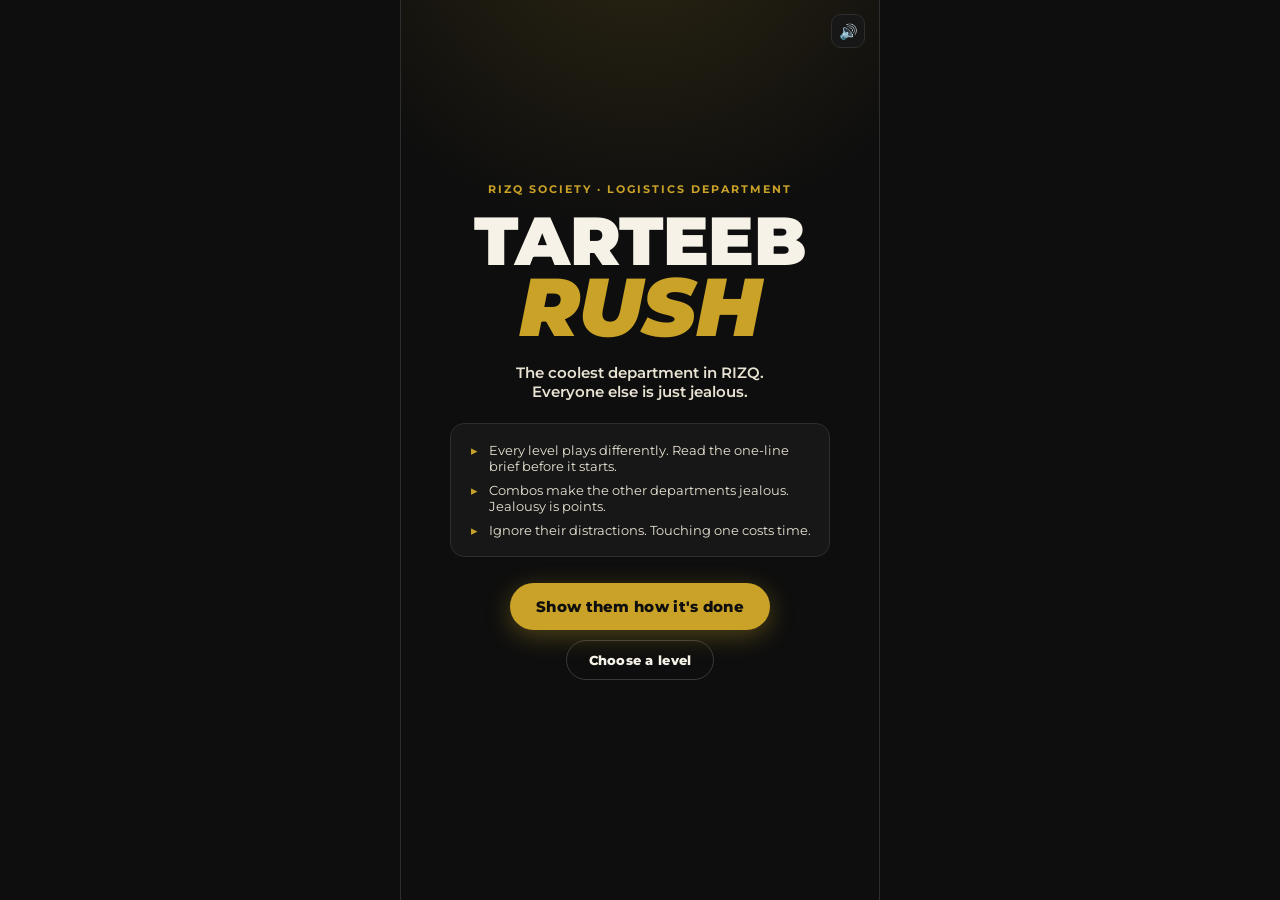
<file: index.html>
<!doctype html>
<html lang="en">
<head>
  <meta charset="utf-8">
  <meta name="viewport" content="width=device-width, initial-scale=1, viewport-fit=cover">
  <meta name="theme-color" content="#0E0E0E">
  <title>Tarteeb Rush</title>
  <meta name="description" content="A logistics game by Tarteeb, the Logistics Department of RIZQ Society.">
  <link rel="preconnect" href="https://fonts.googleapis.com">
  <link rel="preconnect" href="https://fonts.gstatic.com" crossorigin>
  <link href="https://fonts.googleapis.com/css2?family=Montserrat:wght@500;600;700;800;900&display=swap" rel="stylesheet">
  <link rel="stylesheet" href="style.css">
</head>
<body>
  <div id="app">

    <!-- START SCREEN -->
    <section id="screen-start" class="screen active" aria-label="Start">
      <button class="icon-btn mute-btn start-mute" type="button" aria-label="Mute sound">🔊</button>
      <div class="start-inner">
        <p class="kicker" data-text="meta.org"></p>
        <h1 class="logo"><span class="logo-a">Tarteeb</span><span class="logo-b">Rush</span></h1>
        <p class="tagline" data-text="meta.tagline"></p>
        <ul class="howto" id="howto"></ul>
        <button class="btn btn-primary" id="btn-start" type="button"></button>
        <button class="btn btn-ghost btn-levels" id="btn-levels" type="button" data-text="ui.chooseLevel"></button>
        <p class="best" id="start-best"></p>
      </div>
    </section>

    <!-- GAME SCREEN -->
    <section id="screen-game" class="screen" aria-label="Game">
      <header class="hud">
        <div class="hud-row">
          <div class="hud-stat"><span class="hud-label">Score</span><span class="hud-value" id="hud-score">0</span></div>
          <div class="hud-level" id="hud-level"></div>
          <div class="hud-stat hud-timer"><span class="hud-label" id="hud-timer-label">Doors in</span><span class="hud-value" id="hud-timer">0</span></div>
          <button class="icon-btn mute-btn" type="button" aria-label="Mute sound">🔊</button>
          <button class="icon-btn" id="btn-pause" type="button" aria-label="Pause">⏸</button>
        </div>
        <div class="tracker" aria-label="Activity tracker">
          <div class="tracker-tarteeb">
            <span class="tracker-name" id="tracker-name"></span>
            <div class="tracker-bar"><div class="tracker-fill" id="tracker-fill"></div></div>
            <span class="tracker-count" id="tracker-count">0</span>
          </div>
          <div class="ticker"><div class="ticker-track" id="ticker-track"></div></div>
        </div>
        <div class="meter" id="meter">
          <div class="meter-fill" id="meter-fill"></div>
          <span class="meter-text" id="meter-text"></span>
        </div>
      </header>

      <div id="arena">
        <div id="npcs" aria-hidden="true"></div>
        <div id="supply"></div>
        <div id="runway" aria-hidden="true">
          <div id="runner"><span class="runner-carry" id="runner-carry">📦</span><span class="runner-body">T</span><span class="runner-legs"></span></div>
        </div>
        <div id="stations"></div>
        <div id="layer"></div>
        <div id="toasts" aria-live="polite"></div>
        <div id="banner" aria-live="assertive"></div>
      </div>
    </section>

    <!-- END SCREEN: DEPARTMENT SHOWDOWN -->
    <section id="screen-showdown" class="screen" aria-label="Department Showdown">
      <div class="sd-inner">
        <p class="kicker" data-text="showdown.kicker"></p>
        <h2 class="sd-title" data-text="showdown.title"></h2>
        <div class="sd-scorebox">
          <span class="sd-label" data-text="showdown.scoreLabel"></span>
          <span class="sd-score" id="sd-score">0</span>
          <span class="sd-best" id="sd-best"></span>
        </div>
        <div class="sd-rankbox">
          <span class="sd-label" data-text="showdown.rankLabel"></span>
          <span class="sd-rank" id="sd-rank"></span>
        </div>
        <div class="chart">
          <h3 class="chart-title" data-text="showdown.chartTitle"></h3>
          <div id="chart"></div>
          <p class="chart-foot" data-text="showdown.footnote"></p>
        </div>
        <p class="sd-final" data-text="showdown.finalLine"></p>
        <p class="sd-final-sub" data-text="showdown.finalSub"></p>
        <div class="sd-actions">
          <button class="btn btn-primary" id="btn-again" type="button" data-text="showdown.playAgain"></button>
          <button class="btn btn-ghost" id="btn-share" type="button" data-text="showdown.challenge"></button>
        </div>
        <p class="share-status" id="share-status" aria-live="polite"></p>
        <textarea class="share-fallback" id="share-fallback" readonly hidden rows="2" aria-label="Share text"></textarea>
      </div>
    </section>

    <!-- OVERLAY CARD (level intros, results, pause) -->
    <div id="overlay" class="overlay" hidden>
      <div class="card" role="dialog" aria-modal="true">
        <p class="card-kicker" id="card-kicker"></p>
        <h2 class="card-title" id="card-title"></h2>
        <div class="card-body" id="card-body"></div>
        <div class="card-actions" id="card-actions"></div>
      </div>
    </div>

    <div id="confetti" aria-hidden="true"></div>
  </div>

  <script src="content.js"></script>
  <script src="game.js"></script>
</body>
</html>
</file>
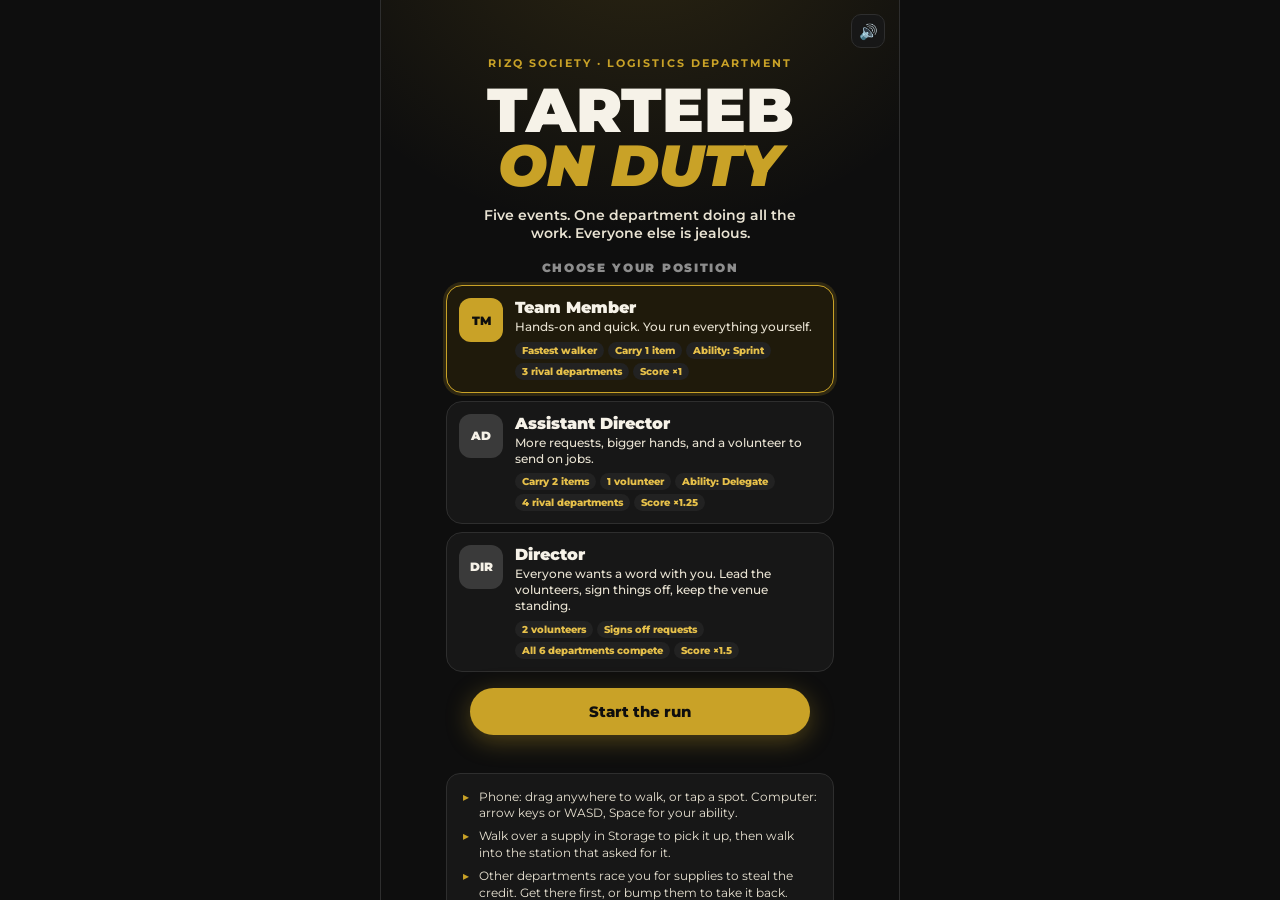
<file: tarteeb-world/index.html>
<!doctype html>
<html lang="en">
<head>
  <meta charset="utf-8">
  <meta name="viewport" content="width=device-width, initial-scale=1, viewport-fit=cover">
  <meta name="theme-color" content="#0E0E0E">
  <title>Tarteeb On Duty</title>
  <meta name="description" content="Walk the venue as a Tarteeb Team Member, AD or Director across five events while every other department gets jealous.">
  <link rel="preconnect" href="https://fonts.googleapis.com">
  <link rel="preconnect" href="https://fonts.gstatic.com" crossorigin>
  <link href="https://fonts.googleapis.com/css2?family=Montserrat:wght@500;600;700;800;900&display=swap" rel="stylesheet">
  <link rel="stylesheet" href="style.css">
</head>
<body>
  <div id="app">

    <!-- START: choose position -->
    <section id="screen-start" class="screen active" aria-label="Start">
      <button class="icon-btn mute-btn start-mute" type="button" aria-label="Mute sound">🔊</button>
      <div class="start-inner">
        <p class="kicker" data-text="meta.org"></p>
        <h1 class="logo"><span class="logo-a">Tarteeb</span><span class="logo-b">On Duty</span></h1>
        <p class="tagline" data-text="meta.tagline"></p>
        <h2 class="section-title" data-text="ui.choosePosition"></h2>
        <div class="positions" id="positions" role="radiogroup"></div>
        <button class="btn btn-primary" id="btn-start" type="button" data-text="ui.startButton"></button>
        <p class="best" id="start-best"></p>
        <ul class="howto" id="howto"></ul>
      </div>
    </section>

    <!-- GAME -->
    <section id="screen-game" class="screen" aria-label="Game">
      <header class="hud">
        <div class="hud-row">
          <span class="badge" id="hud-badge">TM</span>
          <div class="hud-stat"><span class="hud-label" data-text="ui.score"></span><span class="hud-value" id="hud-score">0</span></div>
          <div class="hud-carry"><span class="hud-label" data-text="ui.carrying"></span><span id="hud-carry" class="carry-icons"></span></div>
          <div class="hud-stat hud-timer"><span class="hud-label" data-text="ui.time"></span><span class="hud-value" id="hud-timer">0</span></div>
          <button class="icon-btn mute-btn" type="button" aria-label="Mute sound">🔊</button>
          <button class="icon-btn" id="btn-pause" type="button" aria-label="Pause">⏸</button>
        </div>
        <div class="meter"><div class="meter-fill" id="meter-fill"></div><span class="meter-text" id="meter-text"></span></div>
        <div class="board" id="board" aria-label="Department scoreboard"></div>
        <div class="tasks" id="tasks" aria-label="Open requests"></div>
      </header>
      <div id="stage-wrap">
        <canvas id="canvas"></canvas>
        <div id="toasts" aria-live="polite"></div>
        <div id="floaters"></div>
        <button class="ability" id="btn-ability" type="button"><span class="ability-name" id="ability-name"></span><span class="ability-cd" id="ability-cd"></span></button>
      </div>
    </section>

    <!-- RESULTS -->
    <section id="screen-results" class="screen" aria-label="Shift report">
      <div class="res-inner">
        <p class="kicker" data-text="results.kicker"></p>
        <h2 class="res-title" id="res-title"></h2>
        <div class="res-score" id="res-score">0</div>
        <div class="res-best" id="res-best"></div>
        <div class="res-rank"><span class="hud-label" data-text="results.rankLabel"></span><span id="res-rank"></span></div>
        <div class="chart">
          <h3 class="chart-title" data-text="results.chartTitle"></h3>
          <div id="chart"></div>
          <p class="chart-foot" data-text="results.footnote"></p>
        </div>
        <table class="res-table" id="res-table"></table>
        <p class="res-final" id="res-final"></p>
        <p class="res-final-sub" id="res-final-sub"></p>
        <div class="res-actions">
          <button class="btn btn-primary" id="btn-again" type="button" data-text="results.again"></button>
          <button class="btn btn-ghost" id="btn-change" type="button" data-text="results.change"></button>
          <button class="btn btn-ghost" id="btn-share" type="button" data-text="results.challenge"></button>
        </div>
        <p class="share-status" id="share-status" aria-live="polite"></p>
        <textarea class="share-fallback" id="share-fallback" readonly hidden rows="3" aria-label="Share text"></textarea>
      </div>
    </section>

    <div id="overlay" class="overlay" hidden>
      <div class="card" role="dialog" aria-modal="true">
        <p class="card-kicker" id="card-kicker"></p>
        <h2 class="card-title" id="card-title"></h2>
        <div class="card-body" id="card-body"></div>
        <div class="card-actions" id="card-actions"></div>
      </div>
    </div>
    <div id="confetti" aria-hidden="true"></div>
  </div>

  <script src="content.js"></script>
  <script src="game.js"></script>
</body>
</html>
</file>
<file: style.css>
/* ================= TOKENS ================= */
:root {
  --gold: #C9A227;
  --gold-hi: #E6C04A;
  --gold-lo: #8C6F12;
  --ink: #0E0E0E;
  --ink-2: #171717;
  --ink-3: #222222;
  --line: #2E2E2E;
  --paper: #F6F2E8;
  --paper-2: #E9E3D3;
  --grey: #8D8D8D;
  --grey-2: #5E5E5E;
  --grey-3: #3A3A3A;
  --good: #43C47E;
  --bad: #E5484D;
  --item: 64px;
  --radius: 14px;
  --font: 'Montserrat', system-ui, -apple-system, 'Segoe UI', Roboto, sans-serif;
}

* { box-sizing: border-box; }
html, body {
  margin: 0;
  height: 100%;
  background: var(--ink);
  color: var(--paper);
  font-family: var(--font);
  overflow: hidden;
  overscroll-behavior: none;
  -webkit-tap-highlight-color: transparent;
}
button { font-family: inherit; }

#app {
  position: relative;
  width: 100%;
  max-width: 480px;
  height: 100vh;
  height: 100dvh;
  margin: 0 auto;
  overflow: hidden;
  background:
    radial-gradient(120% 60% at 50% -10%, rgba(201,162,39,.16), transparent 60%),
    var(--ink);
  user-select: none;
  -webkit-user-select: none;
}
@media (min-width: 481px) {
  #app { border-left: 1px solid var(--line); border-right: 1px solid var(--line); }
}

.screen { position: absolute; inset: 0; display: none; }
.screen.active { display: flex; }

/* ================= BUTTONS ================= */
.btn {
  appearance: none;
  border: 0;
  border-radius: 999px;
  padding: 14px 26px;
  font-size: 15px;
  font-weight: 800;
  letter-spacing: .02em;
  cursor: pointer;
  transition: transform .12s ease, background .2s ease, box-shadow .2s ease;
}
.btn:active { transform: scale(.96); }
.btn-primary {
  background: var(--gold);
  color: var(--ink);
  box-shadow: 0 6px 24px rgba(201,162,39,.35);
}
.btn-primary:hover { background: var(--gold-hi); }
.btn-ghost {
  background: transparent;
  color: var(--paper);
  border: 1.5px solid var(--grey-3);
}
.btn-ghost:hover { border-color: var(--grey); }
.icon-btn {
  appearance: none;
  border: 1px solid var(--line);
  background: var(--ink-2);
  color: var(--paper);
  width: 34px; height: 34px;
  border-radius: 10px;
  font-size: 15px;
  cursor: pointer;
  flex: none;
}

/* ================= START ================= */
#screen-start { align-items: center; justify-content: center; text-align: center; padding: 24px 16px; }
.start-inner { width: 100%; max-width: 380px; }
.kicker { color: var(--gold); font-size: 11px; font-weight: 700; letter-spacing: .18em; text-transform: uppercase; margin: 0 0 14px; }
.logo { margin: 0; line-height: .9; font-weight: 900; text-transform: uppercase; letter-spacing: -.02em; }
.logo-a { display: block; font-size: clamp(48px, 15vw, 68px); color: var(--paper); }
.logo-b { display: block; font-size: clamp(56px, 18vw, 82px); color: var(--gold); font-style: italic; }
.tagline { color: var(--paper-2); font-size: 15px; font-weight: 600; margin: 18px auto 22px; max-width: 320px; }
.howto { list-style: none; margin: 0 0 26px; padding: 14px 16px; border: 1px solid var(--line); border-radius: var(--radius); background: var(--ink-2); text-align: left; font-size: 13px; color: var(--paper-2); }
.howto li { padding: 4px 0 4px 22px; position: relative; }
.howto li::before { content: '▸'; position: absolute; left: 4px; color: var(--gold); }
.best { color: var(--grey); font-size: 12px; font-weight: 600; margin-top: 14px; min-height: 1em; }

/* ================= GAME / HUD ================= */
#screen-game { flex-direction: column; }
.hud { flex: none; padding: 10px 12px 8px; padding-top: max(10px, env(safe-area-inset-top)); background: linear-gradient(var(--ink), rgba(14,14,14,.9)); border-bottom: 1px solid var(--line); position: relative; z-index: 5; }
.hud-row { display: flex; align-items: center; gap: 10px; }
.hud-stat { display: flex; flex-direction: column; min-width: 58px; }
.hud-label { font-size: 9px; font-weight: 700; color: var(--grey); text-transform: uppercase; letter-spacing: .12em; }
.hud-value { font-size: 20px; font-weight: 900; color: var(--gold); font-variant-numeric: tabular-nums; line-height: 1.1; }
.hud-level { flex: 1; min-width: 0; text-align: center; font-size: 12px; font-weight: 800; color: var(--paper); white-space: nowrap; overflow: hidden; text-overflow: ellipsis; }
.hud-timer { text-align: right; align-items: flex-end; }
.hud-timer.urgent .hud-value { color: var(--bad); animation: pulse .5s ease-in-out infinite alternate; }

.meter { position: relative; height: 20px; margin-top: 8px; background: var(--ink-3); border-radius: 999px; overflow: hidden; border: 1px solid var(--line); }
.meter-fill { position: absolute; inset: 0 auto 0 0; width: 0%; background: linear-gradient(90deg, var(--gold-lo), var(--gold), var(--gold-hi)); transition: width .25s ease; }
.meter-text { position: absolute; inset: 0; display: flex; align-items: center; justify-content: center; font-size: 10px; font-weight: 800; letter-spacing: .08em; text-transform: uppercase; color: var(--paper); text-shadow: 0 1px 2px rgba(0,0,0,.7); }

/* ================= ARENA ================= */
#arena {
  position: relative;
  flex: 1;
  min-height: 0;
  display: flex;
  flex-direction: column;
  touch-action: none;
  overflow: hidden;
}
#supply {
  position: relative;
  flex: 1;
  min-height: 140px;
  margin: 8px 10px 0;
  border: 1.5px dashed var(--line);
  border-radius: var(--radius);
  background: repeating-linear-gradient(135deg, rgba(255,255,255,.015) 0 12px, transparent 12px 24px);
}
#stations {
  flex: none;
  display: grid;
  grid-template-columns: 1fr 1fr;
  gap: 8px;
  padding: 8px 10px;
  padding-bottom: max(10px, env(safe-area-inset-bottom));
}
.station {
  position: relative;
  height: clamp(66px, 11.5vh, 96px);
  border-radius: var(--radius);
  background: var(--ink-2);
  border: 1.5px solid var(--grey-3);
  display: flex;
  flex-direction: column;
  align-items: center;
  justify-content: center;
  gap: 2px;
  cursor: pointer;
  transition: border-color .15s ease, background .15s ease, transform .15s ease;
}
.station-icon { font-size: 24px; line-height: 1; }
.station-name { font-size: 12px; font-weight: 800; text-transform: uppercase; letter-spacing: .08em; }
.station-count { position: absolute; top: 6px; right: 9px; font-size: 10px; font-weight: 800; color: var(--gold); font-variant-numeric: tabular-nums; }
.station.armed { border-color: var(--gold-lo); }
.station.hover { border-color: var(--gold); background: #231e0d; transform: scale(1.03); }
.station.hit { animation: stationHit .35s ease; }
.station.miss { animation: stationMiss .35s ease; }

#layer { position: absolute; inset: 0; pointer-events: none; z-index: 4; }

.item {
  position: absolute;
  left: 0; top: 0;
  width: var(--item);
  height: var(--item);
  pointer-events: auto;
  cursor: grab;
  will-change: transform;
  touch-action: none;
}
.item-inner {
  width: 100%; height: 100%;
  border-radius: 14px;
  background: linear-gradient(160deg, #2a2412, #16130a);
  border: 1.5px solid var(--gold);
  box-shadow: 0 6px 14px rgba(0,0,0,.45), inset 0 1px 0 rgba(255,255,255,.06);
  display: flex; flex-direction: column; align-items: center; justify-content: center;
  animation: bob 2.2s ease-in-out infinite;
  animation-delay: var(--bob-delay, 0s);
}
.item.spawn .item-inner { animation: spawnPop .35s cubic-bezier(.2,1.6,.4,1) both, bob 2.2s ease-in-out .35s infinite; }
.item-emoji { font-size: 26px; line-height: 1; }
.item-label { font-size: 8.5px; font-weight: 800; color: var(--paper); text-align: center; line-height: 1.05; margin-top: 3px; padding: 0 3px; text-transform: uppercase; letter-spacing: .03em; }
.item.dragging { z-index: 10; cursor: grabbing; }
.item.dragging .item-inner { animation: none; transform: scale(1.12) rotate(-4deg); box-shadow: 0 14px 28px rgba(0,0,0,.6); }
.item.selected .item-inner { animation: none; transform: scale(1.08); border-color: var(--gold-hi); box-shadow: 0 0 0 3px rgba(201,162,39,.45), 0 10px 22px rgba(0,0,0,.5); }
.item.moving { transition: transform .22s cubic-bezier(.3,.8,.4,1); }
.item.delivered { transition: transform .25s ease-in, opacity .25s ease-in; opacity: 0; pointer-events: none; }

/* point flashes */
.flash {
  position: absolute; left: 0; top: 0;
  transform: translate(-50%, -50%);
  font-weight: 900; font-size: 18px; white-space: nowrap;
  pointer-events: none; z-index: 20;
  text-shadow: 0 2px 6px rgba(0,0,0,.8);
  animation: flashUp .9s ease-out forwards;
}
.flash.good { color: var(--gold-hi); }
.flash.bad { color: var(--bad); font-size: 14px; }

.shake { animation: shake .35s ease; }

/* ================= LEVEL VARIANTS ================= */
#stations .storage { display: none; }
#stations.dismantle .station:not(.storage) { display: none; }
#stations.dismantle .storage {
  display: flex; grid-column: 1 / -1;
  height: clamp(110px, 20vh, 170px);
  border: 2px dashed var(--gold);
  background: repeating-linear-gradient(135deg, #1c180b 0 14px, #15120a 14px 28px);
}
#stations.dismantle .storage .station-icon { font-size: 34px; }
#stations.dismantle .storage .station-name { font-size: 14px; color: var(--gold); }
#stations.dismantle .storage .station-count { font-size: 14px; top: 8px; right: 12px; }

#arena.blackout::after {
  content: ''; position: absolute; inset: 0; z-index: 7; pointer-events: none;
  background: rgba(0,0,0,.84);
  animation: flicker 3.2s steps(1) forwards;
}

/* roast card */
.card.roast { background: var(--ink-2); color: var(--paper); border: 1px solid var(--line); }
.card.roast .card-kicker { color: var(--grey); }
.card.roast .card-title:empty { display: none; }
.roast-them, .roast-us { border-radius: 14px; padding: 14px 14px 12px; }
.roast-them { background: #262626; border: 1px solid #353535; color: #b9b9b9; }
.roast-us { margin-top: 10px; background: var(--gold); color: var(--ink); transform: rotate(-1deg); box-shadow: 0 10px 30px rgba(201,162,39,.25); }
.roast-dept { display: block; font-size: 10px; font-weight: 900; letter-spacing: .16em; text-transform: uppercase; margin-bottom: 6px; opacity: .85; }
.roast-line { margin: 0; font-size: 17px; font-weight: 800; line-height: 1.3; }
.roast-them .roast-line { font-weight: 600; }
.card.roast .btn-ghost { color: var(--paper); border-color: var(--grey-3); }

/* ================= LEVEL MENU ================= */
.btn-levels { display: block; margin: 10px auto 0; padding: 11px 22px; font-size: 13px; }
.level-list { display: flex; flex-direction: column; gap: 8px; }
.level-pick {
  appearance: none; width: 100%; display: flex; align-items: center; gap: 12px;
  padding: 10px 12px; border-radius: 14px; cursor: pointer; text-align: left;
  background: #fff; border: 1.5px solid #ddd5c1; color: var(--ink); font-family: inherit;
  transition: border-color .15s ease, transform .12s ease;
}
.level-pick:hover { border-color: var(--gold); }
.level-pick:active { transform: scale(.98); }
.level-pick-num { flex: none; width: 32px; height: 32px; border-radius: 50%; background: var(--ink); color: var(--gold); display: flex; align-items: center; justify-content: center; font-weight: 900; font-size: 15px; }
.level-pick-info { flex: 1; min-width: 0; display: flex; flex-direction: column; }
.level-pick-title { font-size: 14px; font-weight: 900; }
.level-pick-tag { font-size: 11px; font-weight: 700; color: var(--gold-lo); }
.level-pick-best { flex: none; font-size: 10.5px; font-weight: 800; color: #6d6656; }
.level-note { margin: 12px 0 0 !important; font-size: 12px; color: #6d6656; }

/* ================= LEVEL MODES ================= */
#supply.mode-conveyor {
  border-style: solid;
  background: repeating-linear-gradient(90deg, rgba(201,162,39,.07) 0 2px, transparent 2px 34px), var(--ink-2);
  background-size: 34px 100%;
  animation: belt 0.5s linear infinite;
}
#supply.mode-tap { border-color: var(--gold-lo); }
.mode-tap ~ #layer .item { cursor: pointer; }
.item.expiring .item-inner { animation: expire .25s ease-in-out infinite alternate; }
.flash.hype { font-size: 22px; color: var(--gold-hi); letter-spacing: .04em; animation-duration: 1.2s; text-shadow: 0 0 18px rgba(201,162,39,.8), 0 2px 6px rgba(0,0,0,.8); }
.npc.stare .npc-body, .npc.jealous .npc-body { border-color: #6b6b6b; }
.npc.stare .npc-bubble { animation: stare 1.4s ease-in-out infinite; }

/* combined between-level card */
.card-howto { font-size: 13px; font-weight: 700; color: var(--gold-lo); background: #efe6cc; border-radius: 10px; padding: 8px 10px; }
.roast-wrap { margin: 14px 0 4px; }
.roast-kicker { display: block; font-size: 10px; font-weight: 900; letter-spacing: .14em; text-transform: uppercase; color: #8a8270; margin-bottom: 6px; }
.card .roast-them { padding: 10px 12px; }
.card .roast-us { padding: 10px 12px; margin-top: 8px; }
.card .roast-line { font-size: 14px; }
.upnext { margin-top: 14px; padding-top: 12px; border-top: 1px dashed #cfc6b0; }
.upnext-kicker { display: block; font-size: 10px; font-weight: 900; letter-spacing: .14em; text-transform: uppercase; color: var(--gold-lo); }
.upnext-title { display: block; font-size: 17px; font-weight: 900; margin: 2px 0 4px; color: var(--ink); }
.upnext-intro { margin: 0 0 6px; font-weight: 600; }
.upnext-how { margin: 0; font-size: 12.5px; font-weight: 700; color: var(--gold-lo); }
.sd-final-sub { margin: -8px 0 18px; font-size: 15px; font-weight: 700; color: var(--grey); }

/* ================= ACTIVITY TRACKER ================= */
.tracker { margin-top: 7px; }
.tracker-tarteeb { display: flex; align-items: center; gap: 8px; }
.tracker-name { font-size: 10px; font-weight: 900; color: var(--gold); text-transform: uppercase; letter-spacing: .1em; flex: none; }
.tracker-bar { flex: 1; height: 8px; border-radius: 999px; background: var(--ink-3); overflow: hidden; }
.tracker-fill { height: 100%; width: 10%; background: linear-gradient(90deg, var(--gold), var(--gold-hi)); border-radius: 999px; transition: width .4s ease; box-shadow: 0 0 10px rgba(201,162,39,.6); }
.tracker-fill.maxed { background: repeating-linear-gradient(90deg, var(--gold) 0 10px, var(--gold-hi) 10px 20px); background-size: 40px 100%; animation: stripes .6s linear infinite; }
.tracker-count { font-size: 11px; font-weight: 900; color: var(--gold-hi); font-variant-numeric: tabular-nums; min-width: 42px; text-align: right; flex: none; }
.ticker { margin-top: 5px; overflow: hidden; white-space: nowrap; mask-image: linear-gradient(90deg, transparent, #000 8%, #000 92%, transparent); -webkit-mask-image: linear-gradient(90deg, transparent, #000 8%, #000 92%, transparent); }
.ticker-track { display: inline-flex; gap: 14px; animation: ticker 22s linear infinite; }
.ticker-chip { font-size: 10px; font-weight: 600; color: var(--grey); flex: none; }
.ticker-chip b { font-weight: 800; color: var(--grey-2); margin-right: 4px; }
.ticker-chip.flip { animation: chipFlip .35s ease; }

/* ================= NPCs ================= */
#npcs {
  flex: none;
  display: flex;
  justify-content: space-between;
  padding: 18px 12px 0;
  height: 62px;
}
.npc { position: relative; width: 40px; display: flex; flex-direction: column; align-items: center; }
.npc-body {
  width: 30px; height: 30px; border-radius: 50% 50% 44% 44%;
  background: var(--grey-3); border: 1.5px solid var(--grey-2);
  display: flex; align-items: center; justify-content: center;
  font-size: 8.5px; font-weight: 800; color: var(--grey);
  transition: transform .2s ease;
}
.npc.sleep .npc-body { transform: rotate(-12deg) translateY(2px); }
.npc.drop .npc-body { animation: npcDrop .4s ease; }
.npc.panic .npc-body { animation: panic .18s linear infinite; border-color: #7a3b3b; }
.npc-bubble {
  position: absolute; top: -16px; left: 50%; transform: translateX(-50%);
  background: var(--ink-3); border: 1px solid var(--line); color: var(--grey);
  border-radius: 8px; padding: 1px 5px; font-size: 9px; font-weight: 700; white-space: nowrap; line-height: 1.35;
}
.npc.sleep .npc-bubble { animation: zzz 2s ease-in-out infinite; }
.npc.typing .npc-bubble { font-size: 0; padding: 4px 6px; }
.npc.typing .npc-bubble::after { content: ''; display: block; width: 18px; height: 4px; background: radial-gradient(circle, var(--grey) 1.6px, transparent 2px) 0 0 / 6px 4px repeat-x; animation: dots 1s steps(4) infinite; }
.npc.panic .npc-bubble { color: var(--bad); border-color: #5a2b2b; }

/* ================= RUNNER (Tarteeb) ================= */
#runway { flex: none; position: relative; height: 34px; margin: 0 10px; }
#runner { position: absolute; left: 0; bottom: 0; width: 30px; height: 34px; will-change: transform; }
.runner-body {
  position: absolute; bottom: 7px; left: 3px;
  width: 24px; height: 20px; border-radius: 9px 9px 6px 6px;
  background: var(--gold); color: var(--ink);
  font-size: 11px; font-weight: 900; display: flex; align-items: center; justify-content: center;
  box-shadow: 0 0 12px rgba(201,162,39,.55);
}
.runner-legs { position: absolute; bottom: 0; left: 8px; width: 14px; height: 8px; }
.runner-legs::before, .runner-legs::after { content: ''; position: absolute; top: 0; width: 3px; height: 8px; background: var(--gold-hi); border-radius: 2px; transform-origin: top center; animation: legs .28s ease-in-out infinite alternate; }
.runner-legs::before { left: 2px; }
.runner-legs::after { right: 2px; animation-direction: alternate-reverse; }
.runner-carry { position: absolute; top: -10px; left: 50%; transform: translateX(-50%); font-size: 15px; animation: carryBob .28s ease-in-out infinite alternate; }

/* ================= PROBLEMS ON STATIONS ================= */
.station-alert {
  position: absolute; left: 6px; right: 6px; top: -10px;
  border-radius: 8px; padding: 3px 6px 5px;
  font-size: 9.5px; font-weight: 800; line-height: 1.15; text-align: center;
  overflow: hidden; z-index: 2;
}
.station-alert .alert-bar { position: absolute; left: 0; bottom: 0; height: 3px; background: currentColor; opacity: .8; }
.station.warn { border-color: var(--gold); animation: warnGlow .7s ease-in-out infinite alternate; }
.station.warn .station-alert { background: var(--gold); color: var(--ink); }
.station.live { border-color: var(--bad); background: #2a1415; }
.station.live .station-alert { background: var(--bad); color: #fff; animation: pulse .45s ease-in-out infinite alternate; }

.item.fix .item-inner { border-color: var(--gold-hi); background: linear-gradient(160deg, #4a3b0c, #1e1806); animation: fixGlow .7s ease-in-out infinite alternate; }
.item.fix .item-label { color: var(--gold-hi); }

/* ================= JUNK ================= */
.junk {
  position: absolute; left: 0; top: 0;
  max-width: 128px;
  padding: 6px 8px;
  border-radius: 10px;
  background: #2b2b2b; border: 1px solid #444; color: #b5b5b5;
  font-size: 9.5px; font-weight: 700; line-height: 1.15;
  display: flex; align-items: center; gap: 6px;
  pointer-events: auto; z-index: 6;
  box-shadow: 0 6px 14px rgba(0,0,0,.5);
  will-change: transform;
}
.junk-emoji { font-size: 16px; flex: none; }
.junk.caught { transition: opacity .2s ease, transform .2s ease; opacity: 0; }

/* ================= TOASTS & BANNER ================= */
#toasts { position: absolute; top: 64px; left: 10px; right: 10px; z-index: 8; display: flex; flex-direction: column; gap: 6px; pointer-events: none; }
.toast {
  align-self: flex-start; max-width: 92%;
  background: #262626; border: 1px solid #3a3a3a; color: #d3d3d3;
  border-radius: 4px 14px 14px 14px; padding: 7px 10px;
  font-size: 11.5px; font-weight: 600; line-height: 1.3;
  box-shadow: 0 8px 20px rgba(0,0,0,.5);
  animation: toastIn .25s ease both;
}
.toast-from { display: block; font-size: 9px; font-weight: 800; letter-spacing: .1em; text-transform: uppercase; color: var(--grey); margin-bottom: 2px; }
.toast.out { animation: toastOut .3s ease forwards; }
.toast.chaos { align-self: stretch; max-width: none; border-radius: 12px; background: #3a0f12; border-color: var(--bad); color: #fff; font-weight: 800; text-align: center; }

#banner { position: absolute; left: 0; right: 0; top: 38%; z-index: 9; display: flex; justify-content: center; pointer-events: none; }
.banner-inner {
  background: var(--gold); color: var(--ink);
  padding: 10px 18px; border-radius: 12px;
  font-size: 17px; font-weight: 900; text-transform: uppercase; letter-spacing: .02em; text-align: center;
  box-shadow: 0 12px 40px rgba(201,162,39,.5);
  animation: bannerIn 1.5s cubic-bezier(.2,1.3,.4,1) forwards;
}
.banner-inner small { display: block; font-size: 11px; font-weight: 800; letter-spacing: .14em; }

/* ================= OVERLAY CARD ================= */
.overlay {
  position: absolute; inset: 0; z-index: 50;
  display: flex; align-items: center; justify-content: center;
  padding: 16px;
  background: rgba(8,8,8,.78);
  backdrop-filter: blur(4px);
  -webkit-backdrop-filter: blur(4px);
}
.overlay[hidden] { display: none; }
.card {
  width: 100%; max-width: 380px;
  max-height: 100%;
  overflow-y: auto;
  background: var(--paper);
  color: var(--ink);
  border-radius: 20px;
  padding: 24px 20px 20px;
  box-shadow: 0 30px 60px rgba(0,0,0,.6);
  animation: cardIn .35s cubic-bezier(.2,1.2,.4,1) both;
}
.card-kicker { margin: 0 0 6px; font-size: 11px; font-weight: 800; letter-spacing: .16em; text-transform: uppercase; color: var(--gold-lo); }
.card-title { margin: 0 0 12px; font-size: 24px; font-weight: 900; line-height: 1.1; }
.card-body { font-size: 14px; font-weight: 500; line-height: 1.45; color: #2b2b2b; }
.card-body p { margin: 0 0 10px; }
.card-quote { font-size: 16px; font-weight: 700; color: var(--ink); border-left: 4px solid var(--gold); padding-left: 12px; }
.card-actions { display: flex; flex-wrap: wrap; gap: 10px; margin-top: 18px; position: sticky; bottom: -20px; padding: 10px 0 20px; margin-bottom: -20px; background: linear-gradient(rgba(246,242,232,0), var(--paper) 30%); }
.card.roast .card-actions { background: linear-gradient(rgba(23,23,23,0), var(--ink-2) 30%); }
.card-stats { font-size: 12.5px; font-weight: 700; color: #4a4536; line-height: 1.5; }
.card-actions .btn { flex: 1 1 auto; }
.card .btn-ghost { color: var(--ink); border-color: #c9c2b0; }
.score-table { width: 100%; border-collapse: collapse; font-size: 13px; margin: 6px 0 4px; }
.score-table td { padding: 5px 0; border-bottom: 1px solid var(--paper-2); }
.score-table td:last-child { text-align: right; font-weight: 800; font-variant-numeric: tabular-nums; }
.score-table tr.total td { border-bottom: 0; font-size: 15px; font-weight: 900; }

/* ================= MUTE ================= */
.start-mute { position: absolute; top: max(14px, env(safe-area-inset-top)); right: 14px; }
.mute-btn.muted { color: var(--grey); }

/* ================= SHOWDOWN ================= */
#screen-showdown { flex-direction: column; overflow-y: auto; overflow-x: hidden; -webkit-overflow-scrolling: touch; touch-action: pan-y; }
.sd-inner { width: 100%; padding: 24px 16px 32px; padding-top: max(24px, env(safe-area-inset-top)); text-align: center; }
.sd-title { margin: 0 0 16px; font-size: clamp(28px, 9vw, 38px); font-weight: 900; text-transform: uppercase; letter-spacing: -.01em; line-height: 1; }
.sd-scorebox, .sd-rankbox { display: flex; flex-direction: column; align-items: center; }
.sd-label { font-size: 10px; font-weight: 800; color: var(--grey); letter-spacing: .16em; text-transform: uppercase; }
.sd-score { font-size: clamp(44px, 14vw, 60px); font-weight: 900; color: var(--gold); line-height: 1.05; font-variant-numeric: tabular-nums; }
.sd-best { font-size: 12px; font-weight: 700; color: var(--grey); min-height: 1.2em; }
.sd-best.new { color: var(--ink); background: var(--gold); border-radius: 999px; padding: 2px 10px; font-weight: 900; animation: pulse .6s ease-in-out infinite alternate; }
.sd-rankbox { margin-top: 12px; }
.sd-rank { margin-top: 4px; font-size: 19px; font-weight: 900; color: var(--paper); border: 1.5px solid var(--gold); border-radius: 12px; padding: 6px 14px; }

.chart { margin: 22px 0 6px; padding: 16px 14px 12px; background: var(--ink-2); border: 1px solid var(--line); border-radius: 18px; text-align: left; overflow: hidden; }
.chart-title { margin: 0 0 12px; font-size: 13px; font-weight: 900; text-transform: uppercase; letter-spacing: .08em; }
.chart-group { margin-bottom: 14px; }
.chart-group-head { display: flex; justify-content: space-between; align-items: baseline; margin-bottom: 6px; }
.chart-cat { font-size: 11px; font-weight: 900; color: var(--gold); letter-spacing: .12em; text-transform: uppercase; }
.chart-val { font-size: 11px; font-weight: 800; color: var(--paper-2); }
.bar-row { display: flex; align-items: center; gap: 8px; height: 15px; margin: 3px 0; }
.bar-name { width: 96px; flex: none; font-size: 9.5px; font-weight: 700; color: var(--grey); white-space: nowrap; overflow: hidden; text-overflow: ellipsis; }
.bar-row.us .bar-name { color: var(--gold); font-weight: 900; }
.bar-track { position: relative; flex: 1; height: 9px; background: rgba(255,255,255,.04); border-radius: 999px; }
.bar-fill { position: absolute; left: 0; top: 0; bottom: 0; width: 0; border-radius: 999px; background: var(--grey-3); transition: width 1.2s cubic-bezier(.2,.9,.3,1); }
.bar-row.us .bar-track { height: 13px; }
.bar-row.us .bar-fill { background: linear-gradient(90deg, var(--gold-lo), var(--gold), var(--gold-hi)); box-shadow: 0 0 14px rgba(201,162,39,.6); transition-duration: 1.6s; }
.bar-status { position: absolute; top: 50%; transform: translateY(-50%); font-size: 9px; font-weight: 600; color: var(--grey-2); white-space: nowrap; opacity: 0; transition: opacity .3s ease .9s; }
.bar-off { position: absolute; right: 6px; top: 50%; transform: translateY(-50%); z-index: 1; font-size: 7.5px; font-weight: 900; color: var(--ink); text-transform: uppercase; letter-spacing: .06em; white-space: nowrap; opacity: 0; transition: opacity .3s ease 1.3s; }
.chart.go .bar-status, .chart.go .bar-off { opacity: 1; }
.chart-foot { margin: 4px 0 0; font-size: 10px; font-style: italic; color: var(--grey); }

.sd-final { margin: 18px auto; max-width: 340px; font-size: 17px; font-weight: 900; line-height: 1.3; color: var(--paper); }
.sd-actions { display: flex; flex-direction: column; gap: 10px; max-width: 340px; margin: 0 auto; }
.share-status { min-height: 1.3em; margin: 12px 0 6px; font-size: 13px; font-weight: 800; color: var(--gold); }
.share-status.err { color: var(--paper-2); font-weight: 600; }
.share-fallback { width: 100%; max-width: 340px; font: 600 13px var(--font); padding: 10px; border-radius: 10px; border: 1.5px solid var(--gold); background: var(--ink-2); color: var(--paper); resize: none; user-select: text; -webkit-user-select: text; }

/* ================= CONFETTI ================= */
#confetti { position: absolute; inset: 0; pointer-events: none; z-index: 60; overflow: hidden; }
.confetto { position: absolute; top: -12px; width: 8px; height: 12px; border-radius: 2px; animation: confetto var(--dur, 1.8s) cubic-bezier(.25,.6,.4,1) forwards; }

/* ================= KEYFRAMES ================= */
@keyframes confetto {
  0% { transform: translate(0, 0) rotate(0); opacity: 1; }
  100% { transform: translate(var(--dx, 0), 105vh) rotate(var(--rot, 540deg)); opacity: .9; }
}
@keyframes bob { 0%,100% { transform: translateY(0); } 50% { transform: translateY(-3px); } }
@keyframes spawnPop { from { transform: scale(0); opacity: 0; } to { transform: scale(1); opacity: 1; } }
@keyframes flashUp { 0% { opacity: 0; margin-top: 6px; } 15% { opacity: 1; } 100% { opacity: 0; margin-top: -46px; } }
@keyframes shake {
  0%,100% { transform: translateX(0); }
  20% { transform: translateX(-7px); } 40% { transform: translateX(6px); }
  60% { transform: translateX(-4px); } 80% { transform: translateX(3px); }
}
@keyframes stationHit { 0% { transform: scale(1); } 40% { transform: scale(1.07); border-color: var(--gold-hi); background: #2b240e; } 100% { transform: scale(1); } }
@keyframes stationMiss { 0%,100% { transform: translateX(0); } 30% { transform: translateX(-4px); border-color: var(--bad); } 70% { transform: translateX(4px); border-color: var(--bad); } }
@keyframes pulse { from { opacity: 1; } to { opacity: .55; } }
@keyframes cardIn { from { transform: translateY(18px) scale(.96); opacity: 0; } to { transform: none; opacity: 1; } }

@keyframes flicker { 0% { opacity: 1; } 8% { opacity: .3; } 12% { opacity: 1; } 85% { opacity: 1; } 90% { opacity: .2; } 94% { opacity: .9; } 100% { opacity: 0; } }
@keyframes belt { from { background-position: 0 0; } to { background-position: 34px 0; } }
@keyframes expire { from { opacity: 1; } to { opacity: .3; } }
@keyframes stare { 0%,100% { transform: translateX(-50%); } 30% { transform: translateX(-62%); } 70% { transform: translateX(-38%); } }
@keyframes stripes { to { background-position: 40px 0; } }
@keyframes ticker { from { transform: translateX(0); } to { transform: translateX(-50%); } }
@keyframes chipFlip { 0% { opacity: .2; } 100% { opacity: 1; } }
@keyframes npcDrop { 0%,100% { transform: translateY(0); } 40% { transform: translateY(5px) scale(1.1, .9); } }
@keyframes panic { 0% { transform: translateX(-1.5px); } 50% { transform: translateX(1.5px); } 100% { transform: translateX(-1.5px); } }
@keyframes zzz { 0%,100% { transform: translate(-50%, 0); opacity: .6; } 50% { transform: translate(-30%, -4px); opacity: 1; } }
@keyframes dots { from { width: 0; } to { width: 24px; } }
@keyframes legs { from { transform: rotate(-28deg); } to { transform: rotate(28deg); } }
@keyframes carryBob { from { margin-top: 0; } to { margin-top: -2px; } }
@keyframes warnGlow { from { box-shadow: 0 0 0 rgba(201,162,39,0); } to { box-shadow: 0 0 18px rgba(201,162,39,.65); } }
@keyframes fixGlow { from { box-shadow: 0 0 0 rgba(230,192,74,0), 0 6px 14px rgba(0,0,0,.45); } to { box-shadow: 0 0 16px rgba(230,192,74,.8), 0 6px 14px rgba(0,0,0,.45); } }
@keyframes toastIn { from { opacity: 0; transform: translateY(-8px); } to { opacity: 1; transform: none; } }
@keyframes toastOut { to { opacity: 0; transform: translateY(-6px); } }
@keyframes bannerIn {
  0% { transform: scale(.4) rotate(-6deg); opacity: 0; }
  15% { transform: scale(1.08) rotate(-2deg); opacity: 1; }
  25% { transform: scale(1) rotate(-2deg); }
  80% { transform: scale(1) rotate(-2deg); opacity: 1; }
  100% { transform: scale(.9) rotate(-2deg) translateY(-14px); opacity: 0; }
}

@media (prefers-reduced-motion: reduce) {
  .item-inner { animation: none !important; }
  .shake { animation: none; }
}
</file>
<file: tarteeb-world/style.css>
:root {
  --gold: #C9A227;
  --gold-hi: #E6C04A;
  --gold-lo: #8C6F12;
  --ink: #0E0E0E;
  --ink-2: #171717;
  --ink-3: #222222;
  --line: #2E2E2E;
  --paper: #F6F2E8;
  --paper-2: #E9E3D3;
  --grey: #8D8D8D;
  --grey-2: #5E5E5E;
  --grey-3: #3A3A3A;
  --good: #43C47E;
  --bad: #E5484D;
  --font: 'Montserrat', system-ui, -apple-system, 'Segoe UI', Roboto, sans-serif;
}
* { box-sizing: border-box; }
html, body { margin: 0; height: 100%; background: var(--ink); color: var(--paper); font-family: var(--font); overflow: hidden; overscroll-behavior: none; -webkit-tap-highlight-color: transparent; }
button { font-family: inherit; }
#app { position: relative; width: 100%; max-width: 520px; height: 100vh; height: 100dvh; margin: 0 auto; overflow: hidden; user-select: none; -webkit-user-select: none; background: radial-gradient(120% 60% at 50% -10%, rgba(201,162,39,.16), transparent 60%), var(--ink); }
@media (min-width: 521px) { #app { border-left: 1px solid var(--line); border-right: 1px solid var(--line); } }
.screen { position: absolute; inset: 0; display: none; }
.screen.active { display: flex; }

.btn { appearance: none; border: 0; border-radius: 999px; padding: 14px 26px; font-size: 15px; font-weight: 800; cursor: pointer; transition: transform .12s ease, background .2s ease; }
.btn:active { transform: scale(.96); }
.btn-primary { background: var(--gold); color: var(--ink); box-shadow: 0 6px 24px rgba(201,162,39,.35); }
.btn-primary:hover { background: var(--gold-hi); }
.btn-ghost { background: transparent; color: var(--paper); border: 1.5px solid var(--grey-3); }
.icon-btn { appearance: none; border: 1px solid var(--line); background: var(--ink-2); color: var(--paper); width: 34px; height: 34px; border-radius: 10px; font-size: 15px; cursor: pointer; flex: none; }
.mute-btn.muted { color: var(--grey); }

/* START */
#screen-start { overflow-y: auto; touch-action: pan-y; justify-content: center; }
.start-inner { width: 100%; max-width: 420px; padding: 56px 16px 32px; padding-top: max(56px, calc(env(safe-area-inset-top) + 44px)); text-align: center; }
.start-mute { position: absolute; top: max(14px, env(safe-area-inset-top)); right: 14px; z-index: 2; }
.kicker { color: var(--gold); font-size: 11px; font-weight: 700; letter-spacing: .18em; text-transform: uppercase; margin: 0 0 12px; }
.logo { margin: 0; line-height: .92; font-weight: 900; text-transform: uppercase; }
.logo-a { display: block; font-size: clamp(44px, 14vw, 62px); }
.logo-b { display: block; font-size: clamp(40px, 13vw, 58px); color: var(--gold); font-style: italic; }
.tagline { color: var(--paper-2); font-size: 14px; font-weight: 600; margin: 14px auto 18px; max-width: 330px; }
.section-title { font-size: 12px; font-weight: 900; text-transform: uppercase; letter-spacing: .14em; color: var(--grey); margin: 0 0 10px; }
.positions { display: flex; flex-direction: column; gap: 8px; margin-bottom: 16px; text-align: left; }
.pos {
  appearance: none; width: 100%; display: flex; gap: 12px; align-items: flex-start; cursor: pointer;
  padding: 12px; border-radius: 16px; background: var(--ink-2); border: 1.5px solid var(--line); color: var(--paper); text-align: left;
  transition: border-color .15s ease, background .15s ease;
}
.pos[aria-checked="true"] { border-color: var(--gold); background: #1f1a0b; box-shadow: 0 0 0 3px rgba(201,162,39,.18); }
.pos-badge { flex: none; width: 44px; height: 44px; border-radius: 12px; background: var(--grey-3); color: var(--paper); display: flex; align-items: center; justify-content: center; font-weight: 900; font-size: 12px; }
.pos[aria-checked="true"] .pos-badge { background: var(--gold); color: var(--ink); }
.pos-info { flex: 1; min-width: 0; }
.pos-name { display: block; font-size: 16px; font-weight: 900; }
.pos-blurb { display: block; font-size: 12px; font-weight: 500; color: var(--paper-2); margin: 2px 0 6px; line-height: 1.35; }
.pos-perks { display: flex; flex-wrap: wrap; gap: 4px; }
.pos-perks span { font-size: 10px; font-weight: 800; padding: 2px 7px; border-radius: 999px; background: var(--ink-3); color: var(--gold-hi); }
#btn-start { position: sticky; bottom: max(14px, env(safe-area-inset-bottom)); z-index: 3; width: 100%; max-width: 340px; }
.best { color: var(--grey); font-size: 12px; font-weight: 600; margin: 10px 0 16px; min-height: 1em; }
.howto { list-style: none; margin: 0; padding: 12px 14px; border: 1px solid var(--line); border-radius: 14px; background: var(--ink-2); text-align: left; font-size: 12px; color: var(--paper-2); }
.howto li { padding: 3px 0 3px 18px; position: relative; line-height: 1.4; }
.howto li::before { content: '▸'; position: absolute; left: 2px; color: var(--gold); }

/* HUD */
#screen-game { flex-direction: column; }
.hud { flex: none; padding: 8px 10px 6px; padding-top: max(8px, env(safe-area-inset-top)); border-bottom: 1px solid var(--line); background: var(--ink); z-index: 3; }
.hud-row { display: flex; align-items: center; gap: 8px; }
.badge { flex: none; background: var(--gold); color: var(--ink); font-size: 11px; font-weight: 900; padding: 4px 7px; border-radius: 8px; }
.hud-stat { display: flex; flex-direction: column; min-width: 52px; }
.hud-label { font-size: 9px; font-weight: 700; color: var(--grey); text-transform: uppercase; letter-spacing: .12em; }
.hud-value { font-size: 19px; font-weight: 900; color: var(--gold); font-variant-numeric: tabular-nums; line-height: 1.1; }
.hud-carry { flex: 1; min-width: 0; display: flex; flex-direction: column; align-items: center; }
.carry-icons { font-size: 18px; line-height: 1.2; min-height: 22px; }
.carry-icons .slot { display: inline-block; width: 24px; height: 22px; margin: 0 1px; border-radius: 6px; border: 1px dashed var(--grey-3); vertical-align: middle; }
.carry-icons .slot.full { border: 1px solid var(--gold); background: #231e0d; text-align: center; font-size: 15px; line-height: 20px; }
.hud-timer { align-items: flex-end; }
.hud-timer.urgent .hud-value { color: var(--bad); animation: pulse .5s ease-in-out infinite alternate; }
.meter { position: relative; height: 16px; margin-top: 6px; background: var(--ink-3); border-radius: 999px; overflow: hidden; border: 1px solid var(--line); }
.meter-fill { position: absolute; inset: 0 auto 0 0; width: 0; background: linear-gradient(90deg, var(--gold-lo), var(--gold), var(--gold-hi)); transition: width .25s ease, background .25s ease; }
.meter-fill.low { background: linear-gradient(90deg, #7a1e21, var(--bad)); }
.meter-text { position: absolute; inset: 0; display: flex; align-items: center; justify-content: center; font-size: 9px; font-weight: 800; letter-spacing: .08em; text-transform: uppercase; text-shadow: 0 1px 2px rgba(0,0,0,.7); }
.board { display: flex; gap: 10px; margin-top: 5px; overflow: hidden; white-space: nowrap; font-size: 10px; font-weight: 700; color: var(--grey); mask-image: linear-gradient(90deg, #000 85%, transparent); -webkit-mask-image: linear-gradient(90deg, #000 85%, transparent); }
.board span { flex: none; }
.board b { font-weight: 900; color: var(--grey-2); margin-right: 3px; }
.board .lead { color: var(--gold-hi); }
.board .lead b { color: var(--gold); }
.board .bump { animation: boardBump .5s ease; }
.tasks { display: flex; gap: 5px; margin-top: 6px; min-height: 30px; overflow: hidden; }
.task { position: relative; flex: 0 0 auto; display: flex; align-items: center; gap: 4px; padding: 4px 7px 6px; border-radius: 9px; background: var(--ink-2); border: 1px solid var(--line); font-size: 10px; font-weight: 800; white-space: nowrap; overflow: hidden; }
.task .t-emoji { font-size: 14px; }
.task .t-bar { position: absolute; left: 0; bottom: 0; height: 3px; background: var(--gold); }
.task.fix { border-color: var(--gold); background: #2a220a; }
.task.live { border-color: var(--bad); background: #2a1415; }
.task.live .t-bar { background: var(--bad); }
.task.urgent .t-bar { background: var(--bad); }

/* PLAYFIELD */
#stage-wrap { position: relative; flex: 1; min-height: 0; touch-action: none; }
#canvas { position: absolute; inset: 0; width: 100%; height: 100%; display: block; }
#toasts { position: absolute; top: 8px; left: 8px; right: 8px; z-index: 5; display: flex; flex-direction: column; gap: 5px; pointer-events: none; }
.toast { align-self: flex-start; max-width: 92%; background: #262626; border: 1px solid #3a3a3a; color: #d3d3d3; border-radius: 4px 14px 14px 14px; padding: 6px 10px; font-size: 11.5px; font-weight: 600; line-height: 1.3; box-shadow: 0 8px 20px rgba(0,0,0,.5); animation: toastIn .25s ease both; }
.toast b { display: block; font-size: 9px; font-weight: 800; letter-spacing: .1em; text-transform: uppercase; color: var(--grey); margin-bottom: 1px; }
.toast.gold { background: var(--gold); color: var(--ink); border-color: var(--gold-hi); font-weight: 900; }
.toast.gold b { color: var(--gold-lo); }
.toast.out { animation: toastOut .3s ease forwards; }
#floaters { position: absolute; inset: 0; pointer-events: none; z-index: 4; overflow: hidden; }
.floater { position: absolute; transform: translate(-50%, -50%); font-weight: 900; font-size: 15px; white-space: nowrap; color: var(--gold-hi); text-shadow: 0 2px 6px rgba(0,0,0,.85); animation: floatUp 1s ease-out forwards; }
.floater.bad { color: var(--bad); font-size: 13px; }
.floater.big { font-size: 19px; text-transform: uppercase; }
.ability {
  position: absolute; right: 12px; bottom: max(14px, env(safe-area-inset-bottom)); z-index: 6;
  width: 82px; height: 82px; border-radius: 50%; border: 2px solid var(--gold-hi);
  background: radial-gradient(circle at 35% 30%, var(--gold-hi), var(--gold) 60%, var(--gold-lo));
  color: var(--ink); font-weight: 900; font-size: 12px; cursor: pointer;
  display: flex; flex-direction: column; align-items: center; justify-content: center;
  box-shadow: 0 8px 24px rgba(201,162,39,.4);
}
.ability.cooling { filter: grayscale(.85) brightness(.6); }
.ability-cd { font-size: 16px; }
.shake { animation: shake .35s ease; }

/* RESULTS */
#screen-results { overflow-y: auto; touch-action: pan-y; }
.res-inner { width: 100%; max-width: 420px; margin: 0 auto; padding: 28px 16px 32px; padding-top: max(28px, env(safe-area-inset-top)); text-align: center; }
.res-title { margin: 0 0 8px; font-size: clamp(24px, 7.5vw, 32px); font-weight: 900; text-transform: uppercase; line-height: 1.05; }
.res-score { font-size: clamp(44px, 14vw, 60px); font-weight: 900; color: var(--gold); line-height: 1.05; font-variant-numeric: tabular-nums; }
.res-best { font-size: 12px; font-weight: 700; color: var(--grey); min-height: 1.3em; }
.res-best.new { display: inline-block; color: var(--ink); background: var(--gold); border-radius: 999px; padding: 2px 10px; font-weight: 900; }
.res-rank { display: flex; flex-direction: column; align-items: center; margin: 12px 0 14px; }
.res-rank #res-rank { margin-top: 4px; font-size: 18px; font-weight: 900; border: 1.5px solid var(--gold); border-radius: 12px; padding: 6px 14px; }
.res-table { width: 100%; border-collapse: collapse; font-size: 13px; text-align: left; background: var(--ink-2); border: 1px solid var(--line); border-radius: 14px; overflow: hidden; }
.res-table td { padding: 8px 12px; border-bottom: 1px solid var(--line); }
.res-table tr:last-child td { border-bottom: 0; }
.res-table td:last-child { text-align: right; font-weight: 900; color: var(--gold-hi); }
.chart { margin: 4px 0 16px; padding: 14px 12px 10px; background: var(--ink-2); border: 1px solid var(--line); border-radius: 18px; text-align: left; overflow: hidden; }
.chart-title { margin: 0 0 10px; font-size: 12.5px; font-weight: 900; text-transform: uppercase; letter-spacing: .08em; }
.chart-group { margin-bottom: 12px; }
.chart-head { display: flex; justify-content: space-between; align-items: baseline; margin-bottom: 5px; gap: 8px; }
.chart-cat { font-size: 10.5px; font-weight: 900; color: var(--gold); letter-spacing: .1em; text-transform: uppercase; }
.chart-val { font-size: 10.5px; font-weight: 800; color: var(--paper-2); }
.bar-row { display: flex; align-items: center; gap: 8px; height: 14px; margin: 3px 0; }
.bar-name { width: 96px; flex: none; font-size: 9.5px; font-weight: 700; color: var(--grey); white-space: nowrap; overflow: hidden; text-overflow: ellipsis; }
.bar-row.us .bar-name { color: var(--gold); font-weight: 900; }
.bar-track { position: relative; flex: 1; height: 9px; background: rgba(255,255,255,.04); border-radius: 999px; }
.bar-row.us .bar-track { height: 13px; }
.bar-fill { position: absolute; left: 0; top: 0; bottom: 0; width: 0; border-radius: 999px; background: var(--grey-3); transition: width 1.2s cubic-bezier(.2,.9,.3,1); }
.bar-row.us .bar-fill { background: linear-gradient(90deg, var(--gold-lo), var(--gold), var(--gold-hi)); box-shadow: 0 0 14px rgba(201,162,39,.6); transition-duration: 1.6s; }
.bar-status { position: absolute; top: 50%; transform: translateY(-50%); font-size: 8.5px; font-weight: 600; color: var(--grey-2); white-space: nowrap; opacity: 0; transition: opacity .3s ease .9s; }
.bar-off { position: absolute; right: 6px; top: 50%; transform: translateY(-50%); z-index: 1; font-size: 7.5px; font-weight: 900; color: var(--ink); text-transform: uppercase; white-space: nowrap; opacity: 0; transition: opacity .3s ease 1.3s; }
.chart.go .bar-status, .chart.go .bar-off { opacity: 1; }
.chart-foot { margin: 2px 0 0; font-size: 9.5px; font-style: italic; color: var(--grey); }
.res-final-sub { margin: -10px 0 18px; font-size: 14px; font-weight: 700; color: var(--grey); }
.res-final { margin: 18px auto; max-width: 340px; font-size: 16px; font-weight: 900; line-height: 1.3; }
.res-actions { display: flex; flex-direction: column; gap: 10px; max-width: 340px; margin: 0 auto; }
.share-status { min-height: 1.3em; margin: 12px 0 6px; font-size: 13px; font-weight: 800; color: var(--gold); }
.share-status.err { color: var(--paper-2); font-weight: 600; }
.share-fallback { width: 100%; max-width: 340px; font: 600 13px var(--font); padding: 10px; border-radius: 10px; border: 1.5px solid var(--gold); background: var(--ink-2); color: var(--paper); resize: none; user-select: text; -webkit-user-select: text; }

/* OVERLAY */
.overlay { position: absolute; inset: 0; z-index: 50; display: flex; align-items: center; justify-content: center; padding: 16px; background: rgba(8,8,8,.78); backdrop-filter: blur(4px); -webkit-backdrop-filter: blur(4px); }
.overlay[hidden] { display: none; }
.card { width: 100%; max-width: 380px; max-height: 100%; overflow-y: auto; background: var(--paper); color: var(--ink); border-radius: 20px; padding: 22px 20px 20px; box-shadow: 0 30px 60px rgba(0,0,0,.6); }
.card-kicker { margin: 0 0 4px; font-size: 11px; font-weight: 800; letter-spacing: .16em; text-transform: uppercase; color: var(--gold-lo); }
.card-kicker:empty { display: none; }
.card-title { margin: 0 0 10px; font-size: 22px; font-weight: 900; line-height: 1.1; }
.card-body { margin: 0; font-size: 14px; line-height: 1.45; color: #2b2b2b; }
.card-body p { margin: 0 0 8px; }
.card-quote { font-size: 15.5px; font-weight: 700; color: var(--ink); border-left: 4px solid var(--gold); padding-left: 12px; }
.card-howto { font-size: 13px; font-weight: 700; color: var(--gold-lo); background: #efe6cc; border-radius: 10px; padding: 8px 10px; }
.card-stats { font-size: 12.5px; font-weight: 700; color: #4a4536; }
.roast-wrap { margin: 12px 0 4px; }
.roast-kicker { display: block; font-size: 10px; font-weight: 900; letter-spacing: .14em; text-transform: uppercase; color: #8a8270; margin-bottom: 6px; }
.roast-them, .roast-us { border-radius: 12px; padding: 10px 12px; }
.roast-them { background: #262626; color: #c4c4c4; }
.roast-us { margin-top: 8px; background: var(--gold); color: var(--ink); transform: rotate(-1deg); }
.roast-dept { display: block; font-size: 9.5px; font-weight: 900; letter-spacing: .14em; text-transform: uppercase; margin-bottom: 4px; opacity: .85; }
.roast-line { margin: 0 !important; font-size: 14px; font-weight: 800; line-height: 1.3; }
.roast-them .roast-line { font-weight: 600; }
.upnext { margin-top: 12px; padding-top: 10px; border-top: 1px dashed #cfc6b0; }
.upnext-kicker { display: block; font-size: 10px; font-weight: 900; letter-spacing: .14em; text-transform: uppercase; color: var(--gold-lo); }
.upnext-title { display: block; font-size: 17px; font-weight: 900; margin: 2px 0 4px; color: var(--ink); }
.upnext p { margin: 0 0 4px !important; }
.upnext-how { font-size: 12.5px; font-weight: 700; color: var(--gold-lo); }
.card-actions { display: flex; flex-wrap: wrap; gap: 10px; margin-top: 16px; position: sticky; bottom: -20px; padding: 10px 0 20px; margin-bottom: -20px; background: linear-gradient(rgba(246,242,232,0), var(--paper) 30%); }
.card-actions .btn { flex: 1 1 auto; }
.card .btn-ghost { color: var(--ink); border-color: #c9c2b0; }

/* CONFETTI */
#confetti { position: absolute; inset: 0; pointer-events: none; z-index: 60; overflow: hidden; }
.confetto { position: absolute; top: -12px; width: 8px; height: 12px; border-radius: 2px; animation: confetto var(--dur, 1.8s) cubic-bezier(.25,.6,.4,1) forwards; }

@keyframes boardBump { 0% { transform: scale(1); } 40% { transform: scale(1.12); color: var(--bad); } 100% { transform: scale(1); } }
@keyframes pulse { from { opacity: 1; } to { opacity: .55; } }
@keyframes toastIn { from { opacity: 0; transform: translateY(-8px); } to { opacity: 1; transform: none; } }
@keyframes toastOut { to { opacity: 0; transform: translateY(-6px); } }
@keyframes floatUp { 0% { opacity: 0; margin-top: 4px; } 15% { opacity: 1; } 100% { opacity: 0; margin-top: -40px; } }
@keyframes shake { 0%,100% { transform: translateX(0); } 25% { transform: translateX(-6px); } 50% { transform: translateX(5px); } 75% { transform: translateX(-3px); } }
@keyframes confetto { 0% { transform: translate(0,0) rotate(0); } 100% { transform: translate(var(--dx,0), 105vh) rotate(var(--rot,540deg)); } }
</file>
